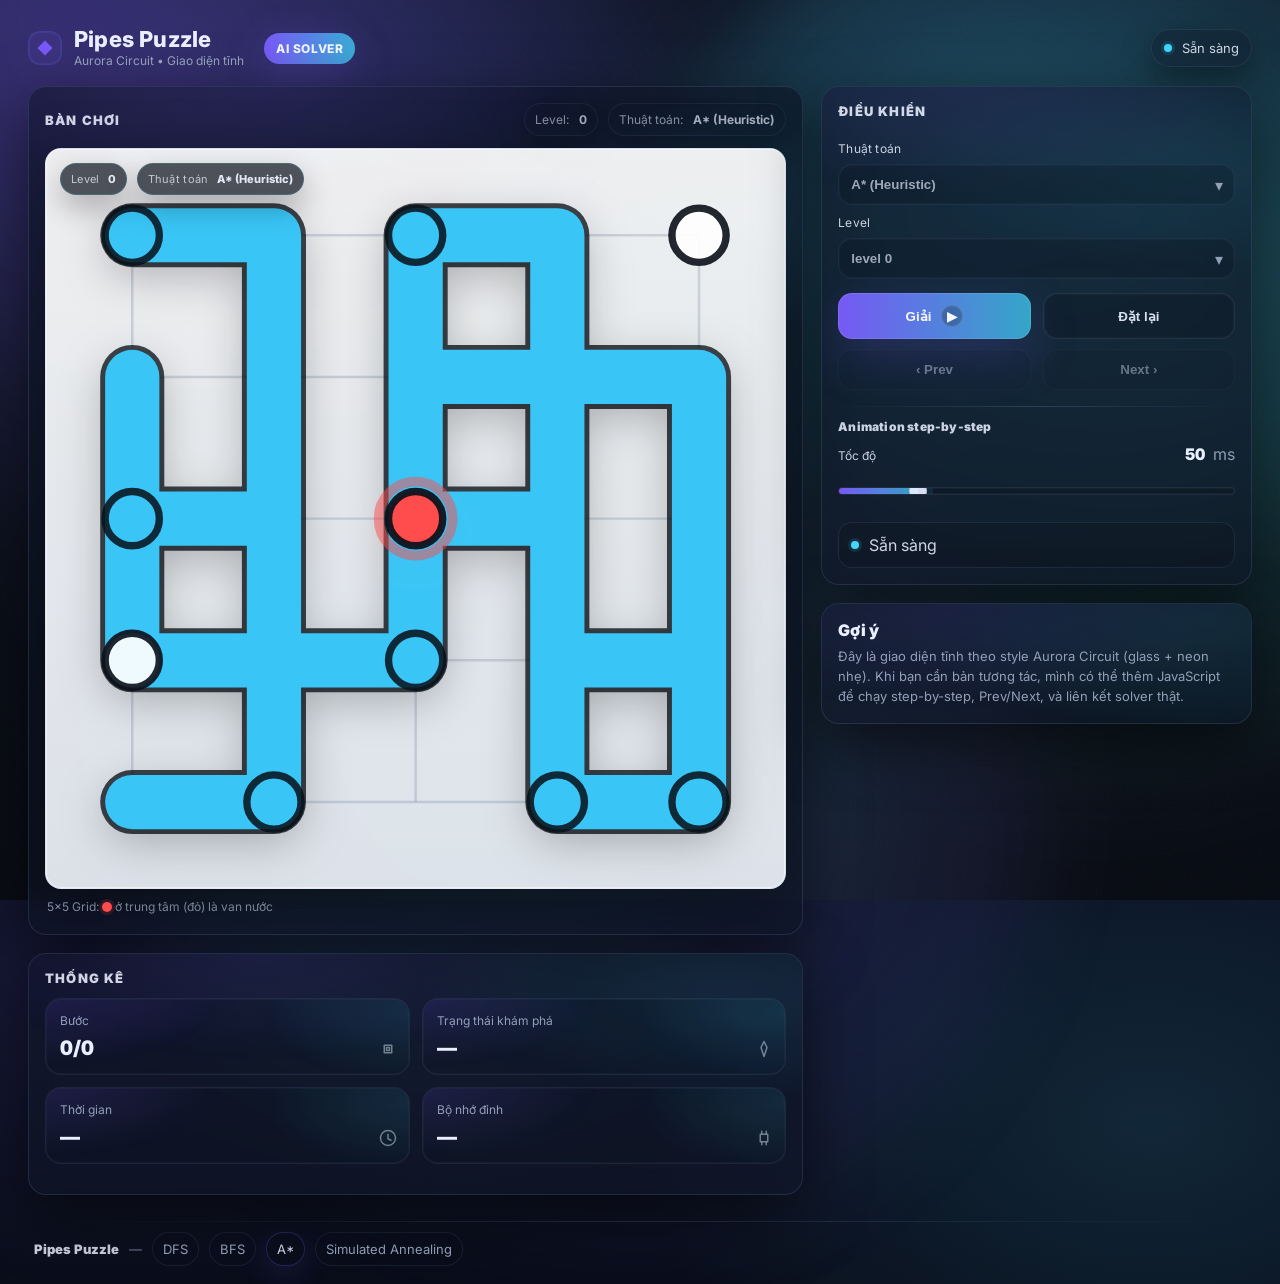
<file: Pipes_Puzzle/web/static/temp.html>
<!doctype html>
<html lang="vi">
<head>
  <meta charset="utf-8" />
  <meta name="viewport" content="width=device-width,initial-scale=1" />
  <title>Pipes Puzzle — Aurora Circuit (Static)</title>
  <link rel="preconnect" href="https://fonts.googleapis.com">
  <link rel="preconnect" href="https://fonts.gstatic.com" crossorigin>
  <link href="https://fonts.googleapis.com/css2?family=Inter:wght@400;500;600;700;800&display=swap" rel="stylesheet">

  <style>
    :root{
      --bg0:#070A12;
      --bg1:#0B1020;
      --card: rgba(15, 22, 38, .62);
      --card2: rgba(15, 22, 38, .45);
      --stroke: rgba(150, 180, 255, .14);
      --stroke2: rgba(120, 170, 255, .10);
      --text:#EAF0FF;
      --muted:#9AA7C0;

      --indigo:#7C5CFF;
      --indigo2:#5D7CFF;
      --cyan:#41D7FF;
      --cyan2:#37F3D1;
      --red:#FF4D4D;

      --shadow: 0 18px 60px rgba(0,0,0,.55);
      --shadow2: 0 10px 30px rgba(0,0,0,.40);
      --radius: 18px;

      --pipeFill: #39C6F7;
      --pipeStroke: rgba(8, 16, 24, .85);

      --font: Inter, system-ui, -apple-system, Segoe UI, Roboto, Arial, sans-serif;
    }

    *{ box-sizing:border-box; }
    html,body{ height:100%; }
    body{
      margin:0;
      font-family:var(--font);
      color:var(--text);
      background: radial-gradient(1200px 600px at 10% 10%, rgba(124,92,255,.12), transparent 50%),
                  radial-gradient(1000px 700px at 90% 25%, rgba(65,215,255,.12), transparent 52%),
                  radial-gradient(900px 700px at 45% 95%, rgba(55,243,209,.10), transparent 55%),
                  linear-gradient(180deg, var(--bg1), var(--bg0));
      overflow-x:hidden;
    }

    /* Aurora layers */
    .aurora{ position:fixed; inset:0; pointer-events:none; z-index:0; }
    .aurora__glow{
      position:absolute; width:72vmax; height:72vmax;
      filter: blur(40px); opacity:.55; mix-blend-mode: screen;
      border-radius: 999px; transform: translate3d(0,0,0);
    }
    .aurora__glow--a{
      left:-18vmax; top:-22vmax;
      background: radial-gradient(circle at 30% 30%, rgba(124,92,255,.55), transparent 60%),
                  radial-gradient(circle at 70% 60%, rgba(93,124,255,.35), transparent 62%);
      animation: floatA 14s ease-in-out infinite;
    }
    .aurora__glow--b{
      right:-20vmax; top:-10vmax;
      background: radial-gradient(circle at 35% 35%, rgba(65,215,255,.45), transparent 62%),
                  radial-gradient(circle at 70% 60%, rgba(55,243,209,.22), transparent 64%);
      animation: floatB 16s ease-in-out infinite;
    }
    .aurora__glow--c{
      left:10vmax; bottom:-28vmax;
      background: radial-gradient(circle at 30% 40%, rgba(55,243,209,.26), transparent 62%),
                  radial-gradient(circle at 70% 60%, rgba(124,92,255,.20), transparent 66%);
      animation: floatC 18s ease-in-out infinite;
    }
    .aurora__noise{
      position:absolute; inset:0; opacity:.07;
      background-image: url("data:image/svg+xml,%3Csvg xmlns='http://www.w3.org/2000/svg' width='220' height='220'%3E%3Cfilter id='n'%3E%3CfeTurbulence type='fractalNoise' baseFrequency='.8' numOctaves='3' stitchTiles='stitch'/%3E%3C/filter%3E%3Crect width='220' height='220' filter='url(%23n)' opacity='.55'/%3E%3C/svg%3E");
      mix-blend-mode: overlay;
    }
    @keyframes floatA{ 0%,100%{transform:translate(0,0) scale(1);} 50%{transform:translate(8vmax, 6vmax) scale(1.06);} }
    @keyframes floatB{ 0%,100%{transform:translate(0,0) scale(1);} 50%{transform:translate(-8vmax, 5vmax) scale(1.03);} }
    @keyframes floatC{ 0%,100%{transform:translate(0,0) scale(1);} 50%{transform:translate(4vmax, -7vmax) scale(1.07);} }

    /* App container (designed for 1920x1080) */
    .app{
      position:relative; z-index:1;
      width: min(1920px, 100%);
      margin: 0 auto;
      padding: 28px 28px 18px;
    }

    .topbar{
      display:flex; justify-content:space-between; align-items:center;
      gap: 18px; margin-bottom: 18px;
    }
    .brand{ display:flex; align-items:center; gap: 12px; }
    .brand__mark{
      width: 34px; height:34px; display:grid; place-items:center;
      border-radius: 12px;
      background: rgba(124,92,255,.10);
      border: 1px solid rgba(124,92,255,.22);
      box-shadow: 0 0 0 1px rgba(65,215,255,.08) inset;
    }
    .icon--diamond{ fill: rgba(124,92,255,.95); }
    .brand__title{ font-weight: 800; letter-spacing: .2px; font-size: 22px; line-height: 1.05; }
    .brand__subtitle{ font-size: 12px; color: var(--muted); margin-top: 2px; }
    .badge{
      margin-left: 8px; padding: 8px 12px; border-radius: 999px;
      font-weight: 800; font-size: 12px; letter-spacing: .6px;
      color: rgba(255,255,255,.92);
      background: linear-gradient(90deg, rgba(124,92,255,.95), rgba(65,215,255,.75));
      box-shadow: 0 10px 40px rgba(124,92,255,.25);
      user-select:none;
    }

    .chip{
      display:flex; align-items:center; gap:10px;
      padding: 10px 12px; border-radius: 999px;
      background: rgba(15,22,38,.35);
      border: 1px solid rgba(160,190,255,.10);
      backdrop-filter: blur(12px);
      box-shadow: var(--shadow2);
      color: rgba(234,240,255,.88);
      font-size: 13px;
      user-select:none;
    }
    .dot{
      width:8px; height:8px; border-radius:999px;
      box-shadow: 0 0 0 3px rgba(65,215,255,.12);
    }
    .dot--ok{ background: var(--cyan); }

    .layout{
      display:grid;
      grid-template-columns: 1.35fr .75fr;
      gap: 18px;
      align-items:start;
    }

    .card{
      background: var(--card);
      border: 1px solid var(--stroke);
      border-radius: var(--radius);
      box-shadow: var(--shadow);
      backdrop-filter: blur(14px);
      overflow:hidden;
      position:relative;
    }
    .card::before{
      content:"";
      position:absolute; inset:0;
      background: radial-gradient(600px 200px at 30% 0%, rgba(124,92,255,.12), transparent 55%),
                  radial-gradient(560px 220px at 90% 15%, rgba(65,215,255,.10), transparent 55%);
      opacity:.9; pointer-events:none;
    }
    .card__head{
      position:relative; z-index:1;
      display:flex; align-items:center; justify-content:space-between;
      padding: 16px 16px 12px;
    }
    .card__title{
      margin:0;
      font-size: 13px;
      letter-spacing: 1.2px;
      text-transform: uppercase;
      color: rgba(234,240,255,.88);
      font-weight: 900;
    }

    .left{ display:grid; gap: 18px; }
    .right{ display:grid; gap: 18px; }

    /* Board */
    .card--board{ padding-bottom: 14px; }
    .boardWrap{ position:relative; z-index:1; padding: 0 16px 6px; }
    .boardShell{
      position:relative;
      border-radius: 16px;
      border: 1px solid rgba(160,190,255,.14);
      background: linear-gradient(180deg, rgba(255,255,255,.93), rgba(244,248,255,.90));
      box-shadow: 0 16px 60px rgba(0,0,0,.35), 0 0 0 1px rgba(255,255,255,.55) inset;
      overflow:hidden;
      aspect-ratio: 1 / 1;
    }
    .boardSvg{ display:block; width:100%; height:100%; }

    .boardHud{
      position:absolute; left: 14px; top: 14px; display:flex; gap: 10px;
      pointer-events:none;
    }
    .hudPill{
      display:flex; gap: 8px; align-items:center;
      padding: 8px 10px; border-radius: 999px;
      background: rgba(10,16,26,.70);
      border: 1px solid rgba(65,215,255,.18);
      box-shadow: 0 12px 30px rgba(0,0,0,.28);
    }
    .hudLabel{ font-size: 11px; color: rgba(234,240,255,.75); letter-spacing: .3px; }
    .hudValue{ font-size: 11px; font-weight: 800; color: rgba(234,240,255,.95); }

    .boardCaption{
      margin: 10px 2px 0;
      font-size: 12px;
      color: rgba(154,167,192,.95);
    }
    .captionDot{
      display:inline-block; width:10px; height:10px; border-radius:999px;
      transform: translateY(1px);
    }
    .captionDot--red{ background: var(--red); box-shadow: 0 0 0 3px rgba(255,77,77,.14); }

    /* Stats */
    .card--stats{ padding-bottom: 14px; }
    .statsGrid{
      position:relative; z-index:1;
      padding: 0 16px 16px;
      display:grid;
      grid-template-columns: 1fr 1fr;
      gap: 12px;
    }
    .stat{
      position:relative;
      padding: 14px 14px;
      border-radius: 16px;
      background: rgba(12,18,32,.22);
      border: 1px solid rgba(160,190,255,.10);
      box-shadow: 0 0 0 1px rgba(255,255,255,.03) inset;
      overflow:hidden;
    }
    .stat::after{
      content:"";
      position:absolute; inset:-1px;
      background: radial-gradient(300px 120px at 0% 0%, rgba(124,92,255,.16), transparent 60%),
                  radial-gradient(260px 120px at 100% 20%, rgba(65,215,255,.12), transparent 60%);
      opacity:.9; pointer-events:none;
    }
    .stat__label{ position:relative; z-index:1; font-size: 12px; color: rgba(154,167,192,.95); }
    .stat__value{
      position:relative; z-index:1;
      margin-top: 8px;
      font-size: 20px; font-weight: 900; letter-spacing: .2px;
      font-variant-numeric: tabular-nums;
      font-feature-settings: "tnum" 1;
    }
    .stat__icon{
      position:absolute; right: 12px; bottom: 12px; opacity: .55;
    }
    .icon--stroke{
      stroke: rgba(234,240,255,.86);
      stroke-width: 2;
      stroke-linecap: round;
      stroke-linejoin: round;
      fill: none;
    }

    /* Controls */
    .card--controls .form{ position:relative; z-index:1; padding: 0 16px 16px; }
    .label{
      display:block;
      margin: 10px 0 8px;
      font-size: 12px;
      color: rgba(234,240,255,.86);
      letter-spacing: .2px;
    }
    .select{ position:relative; }
    select{
      width:100%;
      appearance:none; -webkit-appearance:none; -moz-appearance:none;
      padding: 12px 40px 12px 12px;
      border-radius: 14px;
      background: rgba(10,16,26,.35);
      border: 1px solid rgba(160,190,255,.12);
      color: rgba(234,240,255,.92);
      font-weight: 700;
      outline: none;
      box-shadow: 0 0 0 1px rgba(255,255,255,.03) inset;
    }
    .select__chev{
      position:absolute; right: 12px; top: 50%;
      transform: translateY(-50%);
      color: rgba(154,167,192,.95);
      pointer-events:none;
    }

    .btnRow{
      display:grid;
      grid-template-columns: 1fr 1fr;
      gap: 12px;
      margin-top: 14px;
    }
    .btnRow--nav{ margin-top: 10px; }
    .btn{
      border: 0;
      padding: 12px 12px;
      border-radius: 14px;
      font-weight: 900;
      cursor:pointer;
      user-select:none;
    }
    .btn--primary{
      color: rgba(255,255,255,.95);
      background: linear-gradient(90deg, rgba(124,92,255,.95), rgba(65,215,255,.72));
      box-shadow: 0 18px 50px rgba(124,92,255,.22), 0 0 0 1px rgba(255,255,255,.10) inset;
      display:flex; align-items:center; justify-content:center; gap: 10px;
    }
    .btn__icon{
      width: 22px; height: 22px; display:grid; place-items:center;
      border-radius: 999px;
      background: rgba(10,16,26,.25);
      border: 1px solid rgba(255,255,255,.14);
      font-weight: 900;
    }
    .btn--ghost{
      color: rgba(234,240,255,.92);
      background: rgba(10,16,26,.30);
      border: 1px solid rgba(160,190,255,.12);
      box-shadow: 0 0 0 1px rgba(255,255,255,.03) inset;
    }
    .btn--subtle{
      color: rgba(234,240,255,.88);
      background: rgba(10,16,26,.20);
      border: 1px solid rgba(160,190,255,.10);
    }
    .btn[disabled]{ opacity:.45; cursor:not-allowed; }

    .divider{
      height:1px; border:0;
      background: linear-gradient(90deg, transparent, rgba(160,190,255,.18), transparent);
      margin: 16px 0 12px;
    }
    .sectionTitle{
      font-size: 12px; font-weight: 900; letter-spacing: .2px;
      color: rgba(234,240,255,.86);
      margin: 6px 0 10px;
    }

    .speedRow{
      display:flex; justify-content:space-between; align-items:center;
      margin: 6px 0 10px;
    }
    .speedValue{ display:flex; gap:8px; align-items:baseline; }
    .mono{
      font-variant-numeric: tabular-nums;
      font-feature-settings: "tnum" 1;
      font-weight: 950;
    }
    .muted{ color: rgba(154,167,192,.92); }

    /* Static slider (no JS) */
    .slider{
      position:relative; height: 34px;
      display:flex; align-items:center;
    }
    .slider__track{
      width:100%; height: 8px;
      border-radius: 999px;
      background: rgba(10,16,26,.32);
      border: 1px solid rgba(160,190,255,.12);
      box-shadow: 0 0 0 1px rgba(255,255,255,.03) inset;
      position:relative;
      overflow:hidden;
    }
    .slider__fill{
      position:absolute; left:0; top:0; bottom:0;
      width: 20%;
      background: linear-gradient(90deg, rgba(124,92,255,.95), rgba(65,215,255,.75));
      box-shadow: 0 10px 35px rgba(124,92,255,.14);
    }
    .slider__thumb{
      position:absolute;
      left: 20%;
      top: 50%;
      transform: translate(-50%, -50%);
      width: 18px; height: 18px;
      border-radius: 999px;
      background: rgba(234,240,255,.92);
      border: 1px solid rgba(10,16,26,.15);
      box-shadow: 0 10px 25px rgba(0,0,0,.35), 0 0 0 6px rgba(65,215,255,.10);
    }

    .status{
      margin-top: 14px;
      display:flex; align-items:center; gap: 10px;
      padding: 12px 12px;
      border-radius: 14px;
      background: rgba(10,16,26,.22);
      border: 1px solid rgba(160,190,255,.10);
      color: rgba(234,240,255,.88);
    }

    .card--tips{ background: var(--card2); }
    .tip{ position:relative; z-index:1; padding: 16px; }
    .tip__title{ font-weight: 950; letter-spacing: .2px; margin-bottom: 6px; }
    .tip__text{ color: rgba(154,167,192,.95); line-height: 1.55; font-size: 13px; }

    /* Footer */
    .footer{ margin-top: 16px; padding: 10px 6px 0; }
    .footer__line{ height:1px; background: linear-gradient(90deg, transparent, rgba(160,190,255,.18), transparent); margin-bottom: 10px; }
    .footer__content{
      display:flex; flex-wrap:wrap; align-items:center; gap: 10px;
      color: rgba(154,167,192,.95); font-size: 13px;
    }
    .footer__left{ font-weight: 900; color: rgba(234,240,255,.86); }
    .footer__sep{ opacity:.7; }
    .footer__nav{ display:flex; gap: 10px; flex-wrap:wrap; }
    .footer__nav a{
      text-decoration:none;
      color: rgba(154,167,192,.98);
      padding: 8px 10px;
      border-radius: 999px;
      border: 1px solid rgba(160,190,255,.10);
      background: rgba(10,16,26,.16);
    }
    .footer__nav a.is-active{
      border-color: rgba(124,92,255,.28);
      color: rgba(234,240,255,.92);
      box-shadow: 0 10px 30px rgba(124,92,255,.14);
    }

    /* Responsive */
    @media (max-width: 1100px){
      .layout{ grid-template-columns: 1fr; }
      .topbar{ flex-direction: column; align-items:flex-start; }
    }

    /* SVG pipes */
    .pipe{ fill: none; stroke: var(--pipeFill); stroke-width: 44; stroke-linecap: round; stroke-linejoin: round; filter: drop-shadow(0 10px 18px rgba(0,0,0,.26)); }
    .pipeOutline{ fill: none; stroke: var(--pipeStroke); stroke-width: 52; stroke-linecap: round; stroke-linejoin: round; opacity: .90; }
    .node{ fill: var(--pipeFill); stroke: var(--pipeStroke); stroke-width: 6; }
    .nodeHollow{ fill: rgba(255,255,255,.92); stroke: rgba(10,16,26,.90); stroke-width: 6; }
    .valveCore{ fill: var(--red); stroke: rgba(10,16,26,.92); stroke-width: 6; }
    .valveRing{ fill: none; stroke: rgba(255,77,77,.55); stroke-width: 8; opacity: .9; filter: drop-shadow(0 12px 16px rgba(255,77,77,.12)); }
    .gridLine{ stroke: rgba(120,140,170,.30); stroke-width: 2; }
  </style>
</head>

<body>
  <div class="aurora" aria-hidden="true">
    <div class="aurora__glow aurora__glow--a"></div>
    <div class="aurora__glow aurora__glow--b"></div>
    <div class="aurora__glow aurora__glow--c"></div>
    <div class="aurora__noise"></div>
  </div>

  <div class="app">
    <header class="topbar">
      <div class="brand">
        <span class="brand__mark" aria-hidden="true">
          <svg width="18" height="18" viewBox="0 0 24 24" fill="none">
            <path d="M12 2l10 10-10 10L2 12 12 2z" class="icon--diamond"/>
          </svg>
        </span>
        <div class="brand__text">
          <div class="brand__title">Pipes Puzzle</div>
          <div class="brand__subtitle">Aurora Circuit • Giao diện tĩnh</div>
        </div>
        <span class="badge">AI SOLVER</span>
      </div>

      <div class="topbar__right">
        <div class="chip">
          <span class="dot dot--ok" aria-hidden="true"></span>
          <span>Sẵn sàng</span>
        </div>
      </div>
    </header>

    <main class="layout">
      <!-- LEFT -->
      <section class="left">
        <article class="card card--board">
          <div class="card__head">
            <h2 class="card__title">Bàn chơi</h2>
            <div style="display:flex; gap:10px; opacity:.8;">
              <div class="chip" style="padding:8px 10px; font-size:12px;">
                <span style="opacity:.8;">Level:</span><b>0</b>
              </div>
              <div class="chip" style="padding:8px 10px; font-size:12px;">
                <span style="opacity:.8;">Thuật toán:</span><b>A* (Heuristic)</b>
              </div>
            </div>
          </div>

          <div class="boardWrap">
            <div class="boardShell">
              <div class="boardHud">
                <div class="hudPill"><span class="hudLabel">Level</span><span class="hudValue">0</span></div>
                <div class="hudPill"><span class="hudLabel">Thuật toán</span><span class="hudValue">A* (Heuristic)</span></div>
              </div>

              <!-- Static SVG board (5x5 grid + pipes + nodes + valve) -->
              <svg class="boardSvg" viewBox="0 0 600 600" role="img" aria-label="Bàn 5×5 Pipes Puzzle">
                <!-- grid lines -->
                <g>
                  <!-- coordinates: pad=70, step=115 -->
                  <line class="gridLine" x1="70" y1="70" x2="70" y2="530"/>
                  <line class="gridLine" x1="185" y1="70" x2="185" y2="530"/>
                  <line class="gridLine" x1="300" y1="70" x2="300" y2="530"/>
                  <line class="gridLine" x1="415" y1="70" x2="415" y2="530"/>
                  <line class="gridLine" x1="530" y1="70" x2="530" y2="530"/>

                  <line class="gridLine" x1="70" y1="70" x2="530" y2="70"/>
                  <line class="gridLine" x1="70" y1="185" x2="530" y2="185"/>
                  <line class="gridLine" x1="70" y1="300" x2="530" y2="300"/>
                  <line class="gridLine" x1="70" y1="415" x2="530" y2="415"/>
                  <line class="gridLine" x1="70" y1="530" x2="530" y2="530"/>
                </g>

                <!-- pipes (outline then fill) -->
                <g>
                  <!-- Outline -->
                  <path class="pipeOutline" d="
                    M 70 70 L 185 70
                    M 185 70 L 185 300
                    M 185 300 L 70 300
                    M 70 300 L 70 185
                    M 70 185 L 70 415
                    M 70 415 L 300 415
                    M 300 415 L 300 185
                    M 300 185 L 530 185
                    M 530 185 L 530 530
                    M 530 530 L 415 530
                    M 415 530 L 415 300
                    M 415 300 L 300 300
                    M 300 300 L 300 70
                    M 300 70 L 415 70
                    M 415 70 L 415 185
                    M 415 185 L 415 415
                    M 415 415 L 530 415
                    M 185 530 L 185 300
                    M 185 530 L 70 530
                  "/>

                  <!-- Fill -->
                  <path class="pipe" d="
                    M 70 70 L 185 70
                    M 185 70 L 185 300
                    M 185 300 L 70 300
                    M 70 300 L 70 185
                    M 70 185 L 70 415
                    M 70 415 L 300 415
                    M 300 415 L 300 185
                    M 300 185 L 530 185
                    M 530 185 L 530 530
                    M 530 530 L 415 530
                    M 415 530 L 415 300
                    M 415 300 L 300 300
                    M 300 300 L 300 70
                    M 300 70 L 415 70
                    M 415 70 L 415 185
                    M 415 185 L 415 415
                    M 415 415 L 530 415
                    M 185 530 L 185 300
                    M 185 530 L 70 530
                  "/>
                </g>

                <!-- nodes -->
                <g>
                  <circle class="node" cx="70" cy="70" r="22"/>
                  <circle class="node" cx="70" cy="300" r="22"/>
                  <circle class="nodeHollow" cx="70" cy="415" r="22"/>
                  <circle class="nodeHollow" cx="530" cy="70" r="22"/>
                  <circle class="node" cx="530" cy="530" r="22"/>
                  <circle class="node" cx="415" cy="530" r="22"/>
                  <circle class="node" cx="300" cy="70" r="22"/>
                  <circle class="node" cx="300" cy="415" r="22"/>
                  <circle class="node" cx="185" cy="530" r="22"/>
                </g>

                <!-- valve at center (2,2) => (300,300) -->
                <g>
                  <circle class="valveRing" cx="300" cy="300" r="30"/>
                  <circle class="valveCore" cx="300" cy="300" r="22"/>
                </g>
              </svg>
            </div>

            <p class="boardCaption">
              5×5 Grid: <span class="captionDot captionDot--red" aria-hidden="true"></span> ở trung tâm (đỏ) là van nước
            </p>
          </div>
        </article>

        <article class="card card--stats">
          <div class="card__head">
            <h2 class="card__title">THỐNG KÊ</h2>
          </div>

          <div class="statsGrid">
            <div class="stat">
              <div class="stat__label">Bước</div>
              <div class="stat__value">0/0</div>
              <div class="stat__icon" aria-hidden="true">
                <svg width="18" height="18" viewBox="0 0 24 24">
                  <path class="icon--stroke" d="M7 7h10v10H7V7zM10 10h4v4h-4v-4z"/>
                </svg>
              </div>
            </div>

            <div class="stat">
              <div class="stat__label">Trạng thái khám phá</div>
              <div class="stat__value">—</div>
              <div class="stat__icon" aria-hidden="true">
                <svg width="18" height="18" viewBox="0 0 24 24">
                  <path class="icon--stroke" d="M12 2l4 8-4 12-4-12 4-8z"/>
                </svg>
              </div>
            </div>

            <div class="stat">
              <div class="stat__label">Thời gian</div>
              <div class="stat__value">—</div>
              <div class="stat__icon" aria-hidden="true">
                <svg width="18" height="18" viewBox="0 0 24 24">
                  <path class="icon--stroke" d="M12 7v6l4 2"/>
                  <path class="icon--stroke" d="M12 22a10 10 0 1 0-10-10 10 10 0 0 0 10 10z"/>
                </svg>
              </div>
            </div>

            <div class="stat">
              <div class="stat__label">Bộ nhớ đỉnh</div>
              <div class="stat__value">—</div>
              <div class="stat__icon" aria-hidden="true">
                <svg width="18" height="18" viewBox="0 0 24 24">
                  <path class="icon--stroke" d="M7 7h10v10H7V7z"/>
                  <path class="icon--stroke" d="M9 3v4M15 3v4M9 17v4M15 17v4"/>
                </svg>
              </div>
            </div>
          </div>
        </article>
      </section>

      <!-- RIGHT -->
      <aside class="right">
        <article class="card card--controls">
          <div class="card__head">
            <h2 class="card__title">ĐIỀU KHIỂN</h2>
          </div>

          <div class="form">
            <label class="label" for="algoSelect">Thuật toán</label>
            <div class="select">
              <select id="algoSelect" disabled>
                <option selected>A* (Heuristic)</option>
                <option>DFS</option>
                <option>BFS</option>
                <option>Simulated Annealing</option>
              </select>
              <span class="select__chev" aria-hidden="true">▾</span>
            </div>

            <label class="label" for="levelSelect">Level</label>
            <div class="select">
              <select id="levelSelect" disabled>
                <option selected>level 0</option>
                <option>level 1</option>
                <option>level 2</option>
              </select>
              <span class="select__chev" aria-hidden="true">▾</span>
            </div>

            <div class="btnRow">
              <button class="btn btn--primary" type="button">
                <span>Giải</span>
                <span class="btn__icon" aria-hidden="true">▶</span>
              </button>
              <button class="btn btn--ghost" type="button">Đặt lại</button>
            </div>

            <div class="btnRow btnRow--nav">
              <button class="btn btn--subtle" type="button" disabled>‹ Prev</button>
              <button class="btn btn--subtle" type="button" disabled>Next ›</button>
            </div>

            <hr class="divider"/>

            <div class="sectionTitle">Animation step-by-step</div>

            <div class="speedRow">
              <div class="speedLabel"><span style="font-size:12px; color: rgba(234,240,255,.86);">Tốc độ</span></div>
              <div class="speedValue">
                <span class="mono">50</span>
                <span class="muted">ms</span>
              </div>
            </div>

            <div class="slider" aria-hidden="true">
              <div class="slider__track">
                <div class="slider__fill"></div>
                <div class="slider__thumb"></div>
              </div>
            </div>

            <div class="status">
              <span class="dot dot--ok" aria-hidden="true"></span>
              <span>Sẵn sàng</span>
            </div>
          </div>
        </article>

        <article class="card card--tips">
          <div class="tip">
            <div class="tip__title">Gợi ý</div>
            <div class="tip__text">
              Đây là giao diện tĩnh theo style Aurora Circuit (glass + neon nhẹ).
              Khi bạn cần bản tương tác, mình có thể thêm JavaScript để chạy step-by-step, Prev/Next, và liên kết solver thật.
            </div>
          </div>
        </article>
      </aside>
    </main>

    <footer class="footer">
      <div class="footer__line"></div>
      <div class="footer__content">
        <div class="footer__left">Pipes Puzzle</div>
        <div class="footer__sep">—</div>
        <nav class="footer__nav" aria-label="Thuật toán">
          <a href="#" onclick="return false;">DFS</a>
          <a href="#" onclick="return false;">BFS</a>
          <a href="#" class="is-active" onclick="return false;">A*</a>
          <a href="#" onclick="return false;">Simulated Annealing</a>
        </nav>
      </div>
    </footer>
  </div>
</body>
</html>
</file>
